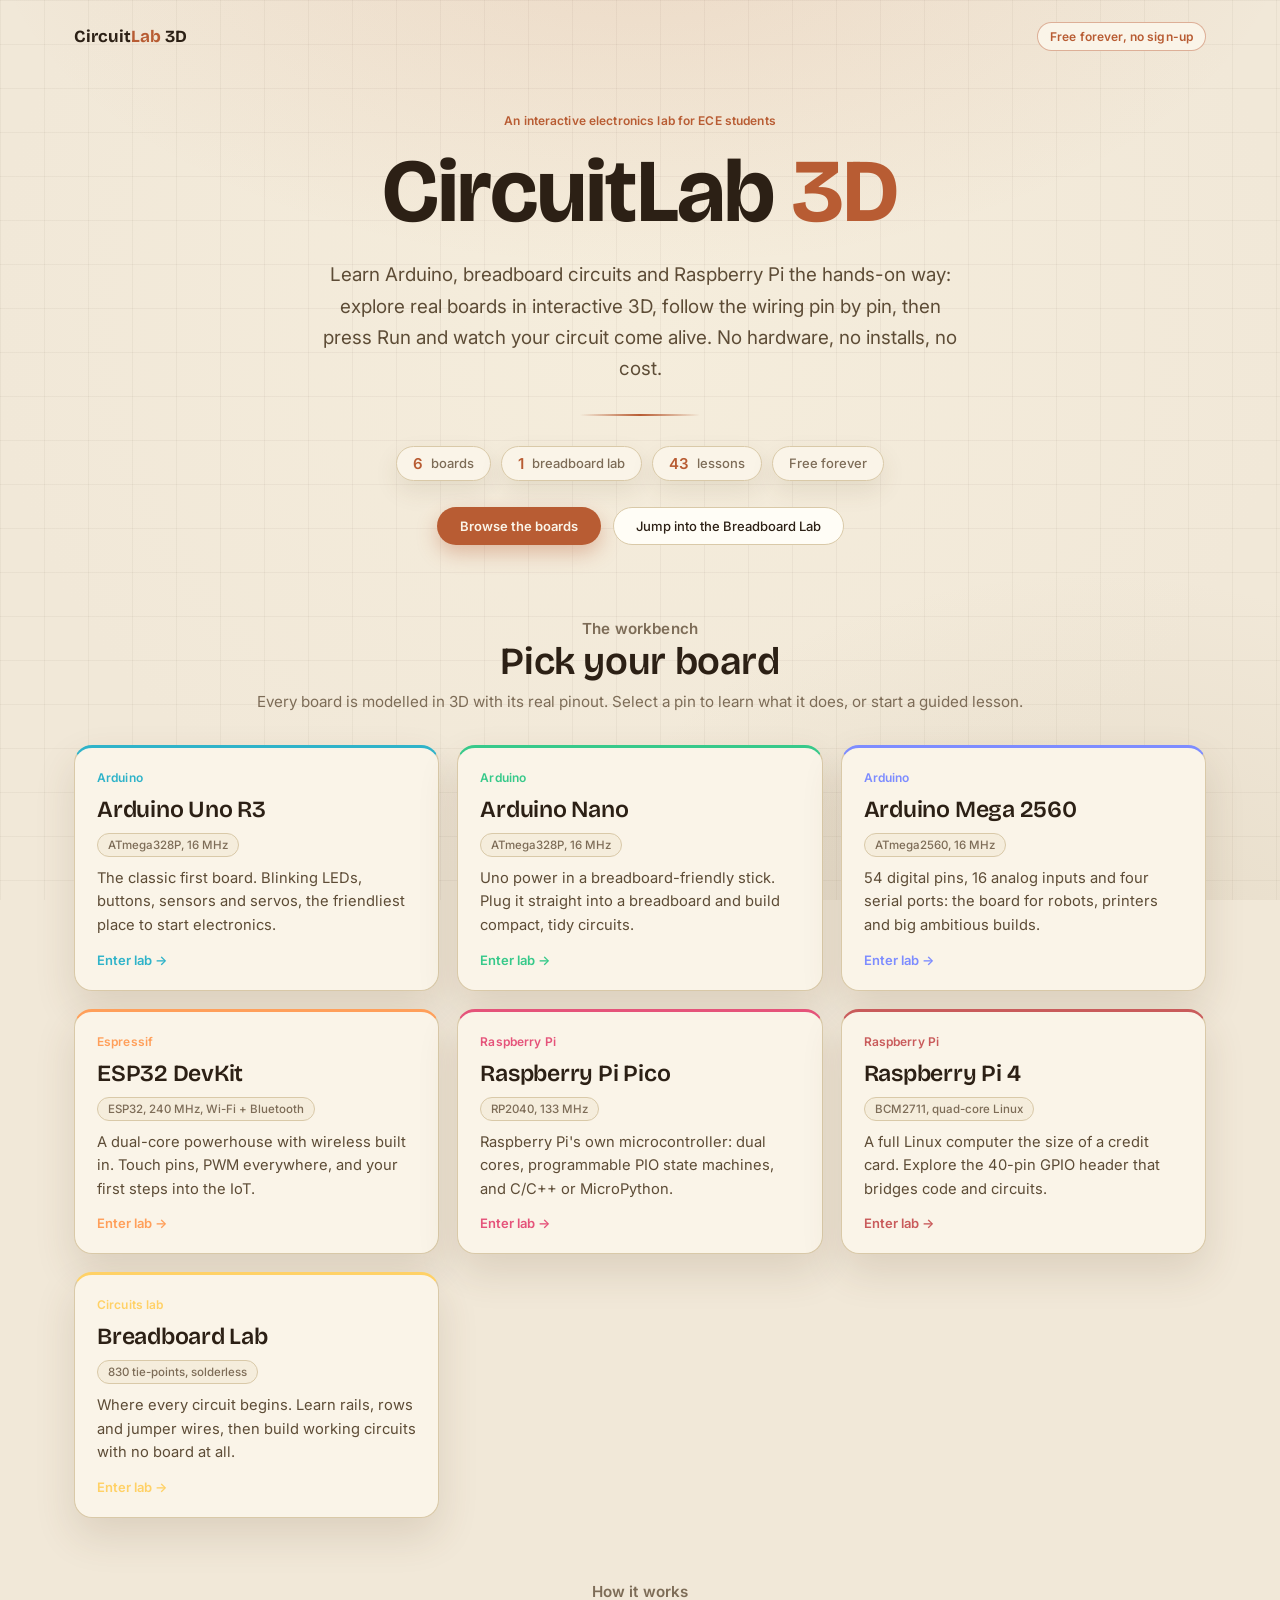
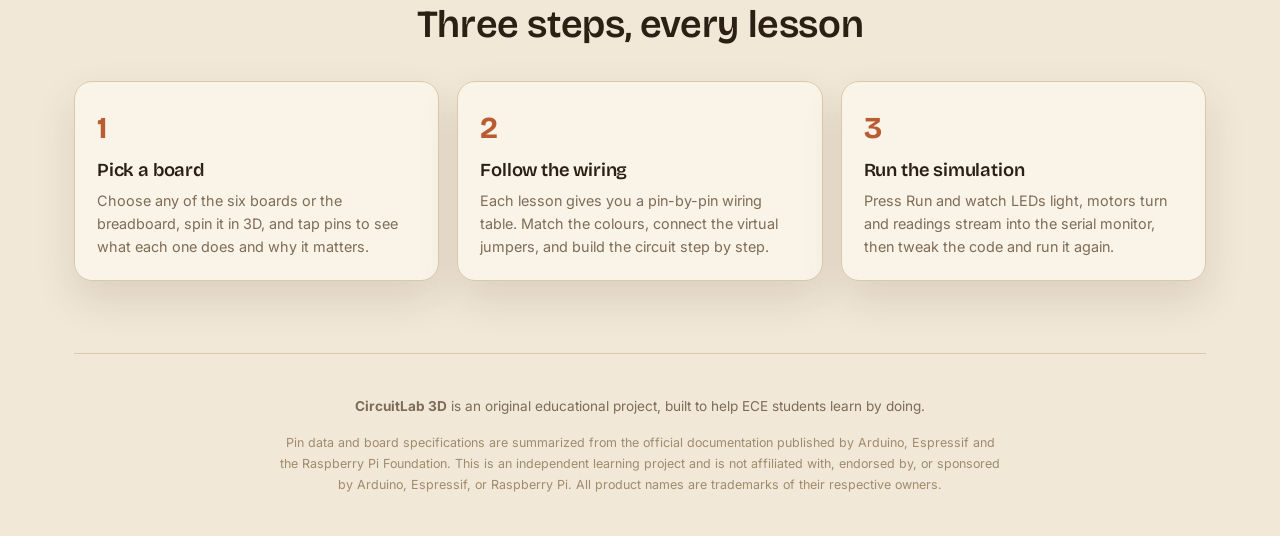
<file: index.html>
<!DOCTYPE html>
<html lang="en">
<head>
<meta charset="UTF-8">
<meta name="viewport" content="width=device-width, initial-scale=1.0">
<title>CircuitLab 3D: Learn Arduino, Breadboards &amp; Raspberry Pi in Interactive 3D</title>
<meta name="description" content="CircuitLab 3D is a free, original electronics lab for ECE students: explore Arduino, ESP32 and Raspberry Pi boards in interactive 3D, wire real circuits on a virtual breadboard, and run lesson simulations in your browser.">
<link rel="preconnect" href="https://fonts.googleapis.com">
<link rel="preconnect" href="https://fonts.gstatic.com" crossorigin>
<link href="https://fonts.googleapis.com/css2?family=Bricolage+Grotesque:wght@500;600;700&family=Inter:wght@400;500;600;700&display=swap" rel="stylesheet">
<style>
  :root{
    --ink:#2c2015;
    --dim:#7d6c57;
    --soft:#5d4c36;
    --gold:#b85c33;        /* clay — primary accent */
    --gold-deep:#96502c;
    --bg:#f1e8d8;
    --panel:#faf4e8;
    --panel-alt:#f5eddc;
    --line:#d9c9a8;
  }
  *{box-sizing:border-box}
  html{scroll-behavior:smooth}
  body{
    margin:0; color:var(--ink); background:var(--bg);
    font-family:"Inter",system-ui,-apple-system,"Segoe UI",sans-serif;
    -webkit-font-smoothing:antialiased;
  }
  /* Backdrop: warm paper + faint circuit grid drawn with CSS only */
  .backdrop{
    position:fixed; inset:0; z-index:-1; pointer-events:none;
    background:
      radial-gradient(1100px 600px at 50% -10%, rgba(184,92,51,.12), transparent 60%),
      radial-gradient(900px 700px at 85% 110%, rgba(160,140,102,.14), transparent 60%),
      linear-gradient(rgba(125,108,87,.07) 1px, transparent 1px),
      linear-gradient(90deg, rgba(125,108,87,.07) 1px, transparent 1px),
      radial-gradient(ellipse at 50% 35%, #f5eddc 0%, #f1e8d8 72%);
    background-size:auto,auto,44px 44px,44px 44px,auto;
  }
  ::selection{background:#b85c33; color:#faf4e8}
  a:focus-visible, button:focus-visible{outline:2px solid var(--gold); outline-offset:2px}

  .wrap{max-width:1180px; margin:0 auto; padding:0 24px}

  /* ---------- top bar ---------- */
  .topbar{
    display:flex; align-items:center; justify-content:space-between;
    padding:22px 0 6px;
  }
  .wordmark{
    font-family:"Bricolage Grotesque","Inter",sans-serif;
    font-size:17px; font-weight:700; letter-spacing:0; color:var(--ink); margin:0;
  }
  .wordmark b{color:var(--gold); font-weight:700}
  .topbar .free{
    font-size:12px; font-weight:600; letter-spacing:.01em; color:var(--gold);
    border:1px solid rgba(184,92,51,.45); border-radius:999px; padding:6px 12px;
    background:var(--panel);
  }

  /* ---------- hero ---------- */
  .hero{text-align:center; padding:56px 0 10px}
  .eyebrow{
    font-size:12px; font-weight:600; letter-spacing:.01em; color:var(--gold);
    margin:0 0 18px;
  }
  .hero h1{
    font-family:"Bricolage Grotesque","Inter",sans-serif; font-weight:700; letter-spacing:-0.01em;
    font-size:clamp(3rem, 8vw, 5.6rem); line-height:1.02; margin:0; color:var(--ink);
  }
  .hero h1 span{color:var(--gold)}
  .hero .tagline{
    max-width:640px; margin:22px auto 0; color:var(--soft);
    font-size:clamp(1rem, 2vw, 1.18rem); line-height:1.65;
  }
  .gold-rule{
    width:120px; height:2px; margin:30px auto 0; border:none;
    background:linear-gradient(90deg, transparent, var(--gold), transparent);
  }
  .stats{
    display:flex; flex-wrap:wrap; gap:10px; justify-content:center; margin:30px 0 6px; padding:0; list-style:none;
  }
  .stats li{
    min-height:34px; display:inline-flex; align-items:center; gap:8px;
    padding:7px 16px; border-radius:999px;
    background:var(--panel); border:1px solid var(--line);
    box-shadow:0 10px 24px rgba(90,64,32,.10);
    font-size:13px; font-weight:500; color:var(--dim);
  }
  .stats b{color:var(--gold); font-size:15px; font-weight:600}
  .cta-row{display:flex; gap:12px; justify-content:center; flex-wrap:wrap; margin-top:26px}
  .btn{
    display:inline-flex; align-items:center; min-height:34px; padding:10px 22px; border-radius:999px;
    font-size:13px; font-weight:500; text-decoration:none; cursor:pointer;
    transition:transform 180ms ease-out, border-color 180ms ease-out, box-shadow 180ms ease-out;
  }
  .btn:hover{transform:translateY(-1px)}
  .btn-primary{
    background:var(--gold); color:#faf4e8; border:1px solid transparent;
    box-shadow:0 8px 20px rgba(184,92,51,.35); font-weight:600;
  }
  .btn-ghost{background:#fffdf6; border:1px solid var(--line); color:var(--ink)}
  .btn-ghost:hover{border-color:var(--gold); color:var(--gold)}

  /* ---------- board cards ---------- */
  .section-head{margin:64px 0 8px; text-align:center}
  .section-head h2{
    font-family:"Bricolage Grotesque","Inter",sans-serif; font-weight:600; letter-spacing:-0.01em;
    font-size:clamp(1.7rem, 3.4vw, 2.4rem); margin:0 0 8px;
  }
  .section-head p{color:var(--dim); margin:0; font-size:.95rem}
  .cards{
    display:grid; grid-template-columns:repeat(auto-fill, minmax(300px, 1fr));
    gap:18px; margin:34px 0 10px;
  }
  .card{
    --acc:var(--gold);
    display:flex; flex-direction:column; gap:10px; text-decoration:none; color:var(--ink);
    background:var(--panel); border:1px solid var(--line); border-radius:18px; padding:22px;
    box-shadow:0 18px 40px rgba(90,64,32,.14);
    border-top:3px solid var(--acc);
    transition:transform 180ms ease-out, border-color 180ms ease-out, box-shadow 180ms ease-out;
  }
  .card:hover{transform:translateY(-3px); border-color:color-mix(in srgb, var(--acc) 55%, transparent)}
  .card .wing{
    font-size:12px; font-weight:600; letter-spacing:.01em; color:var(--acc); margin:0;
  }
  .card h3{
    font-family:"Bricolage Grotesque","Inter",sans-serif; font-weight:600; letter-spacing:-0.01em;
    font-size:1.45rem; margin:0;
  }
  .card .chip{
    align-self:flex-start; font-family:"Inter",sans-serif; font-size:11.5px; font-weight:500;
    color:var(--dim); border:1px solid var(--line); border-radius:999px; padding:4px 10px;
    background:var(--panel-alt);
  }
  .card .pitch{color:var(--soft); font-size:.92rem; line-height:1.6; margin:0; flex:1}
  .card .enter{
    font-size:13px; font-weight:600; color:var(--acc); margin-top:4px;
  }
  .card .enter span{display:inline-block; transition:transform 180ms ease-out}
  .card:hover .enter span{transform:translateX(3px)}

  /* ---------- how it works ---------- */
  .steps{
    display:grid; grid-template-columns:repeat(auto-fit, minmax(240px, 1fr)); gap:18px; margin:34px 0 10px;
  }
  .step{
    background:var(--panel); border:1px solid var(--line); border-radius:18px; padding:22px;
    box-shadow:0 18px 40px rgba(90,64,32,.14);
  }
  .step .num{
    font-family:"Bricolage Grotesque","Inter",sans-serif; font-size:1.9rem; font-weight:700; color:var(--gold); margin:0 0 6px;
  }
  .step h3{font-family:"Bricolage Grotesque","Inter",sans-serif; font-weight:600; font-size:1.15rem; margin:0 0 8px; letter-spacing:-0.01em}
  .step p{color:var(--dim); font-size:.9rem; line-height:1.6; margin:0}

  /* ---------- footer ---------- */
  footer{
    margin:72px 0 0; padding:28px 0 40px; border-top:1px solid var(--line);
    color:var(--dim); font-size:.85rem; line-height:1.7; text-align:center;
  }
  footer .fine{max-width:720px; margin:8px auto 0; font-size:.78rem; color:#a08b6d}

  @media (max-width:640px){
    .wrap{padding:0 14px}
    .hero{padding:38px 0 6px}
    .cards{grid-template-columns:1fr}
    .topbar .free{display:none}
  }
  @media (prefers-reduced-motion: reduce){
    html{scroll-behavior:auto}
    *{transition:none !important; animation:none !important}
  }
</style>
</head>
<body>
<div class="backdrop" aria-hidden="true"></div>

<div class="wrap">
  <div class="topbar">
    <p class="wordmark">Circuit<b>Lab</b> <span>3D</span></p>
    <span class="free">Free forever, no sign-up</span>
  </div>

  <header class="hero">
    <p class="eyebrow">An interactive electronics lab for ECE students</p>
    <h1>CircuitLab <span>3D</span></h1>
    <p class="tagline">Learn Arduino, breadboard circuits and Raspberry Pi the hands-on way: explore real boards in interactive 3D, follow the wiring pin by pin, then press Run and watch your circuit come alive. No hardware, no installs, no cost.</p>
    <hr class="gold-rule">
    <ul class="stats">
      <li><b>6</b> boards</li>
      <li><b>1</b> breadboard lab</li>
      <li><b>43</b> lessons</li>
      <li>Free forever</li>
    </ul>
    <div class="cta-row">
      <a class="btn btn-primary" href="#boards">Browse the boards</a>
      <a class="btn btn-ghost" href="breadboard/">Jump into the Breadboard Lab</a>
    </div>
  </header>

  <section id="boards" aria-label="Boards">
    <div class="section-head">
      <p class="eyebrow">The workbench</p>
      <h2>Pick your board</h2>
      <p>Every board is modelled in 3D with its real pinout. Select a pin to learn what it does, or start a guided lesson.</p>
    </div>

    <div class="cards">
      <a class="card" href="uno/" style="--acc:#2fb3c9">
        <p class="wing">Arduino</p>
        <h3>Arduino Uno R3</h3>
        <span class="chip">ATmega328P, 16 MHz</span>
        <p class="pitch">The classic first board. Blinking LEDs, buttons, sensors and servos, the friendliest place to start electronics.</p>
        <span class="enter">Enter lab <span>→</span></span>
      </a>

      <a class="card" href="nano/" style="--acc:#37c98a">
        <p class="wing">Arduino</p>
        <h3>Arduino Nano</h3>
        <span class="chip">ATmega328P, 16 MHz</span>
        <p class="pitch">Uno power in a breadboard-friendly stick. Plug it straight into a breadboard and build compact, tidy circuits.</p>
        <span class="enter">Enter lab <span>→</span></span>
      </a>

      <a class="card" href="mega/" style="--acc:#7d8cff">
        <p class="wing">Arduino</p>
        <h3>Arduino Mega 2560</h3>
        <span class="chip">ATmega2560, 16 MHz</span>
        <p class="pitch">54 digital pins, 16 analog inputs and four serial ports: the board for robots, printers and big ambitious builds.</p>
        <span class="enter">Enter lab <span>→</span></span>
      </a>

      <a class="card" href="esp32/" style="--acc:#ff9f5a">
        <p class="wing">Espressif</p>
        <h3>ESP32 DevKit</h3>
        <span class="chip">ESP32, 240 MHz, Wi-Fi + Bluetooth</span>
        <p class="pitch">A dual-core powerhouse with wireless built in. Touch pins, PWM everywhere, and your first steps into the IoT.</p>
        <span class="enter">Enter lab <span>→</span></span>
      </a>

      <a class="card" href="pico/" style="--acc:#e5537a">
        <p class="wing">Raspberry Pi</p>
        <h3>Raspberry Pi Pico</h3>
        <span class="chip">RP2040, 133 MHz</span>
        <p class="pitch">Raspberry Pi's own microcontroller: dual cores, programmable PIO state machines, and C/C++ or MicroPython.</p>
        <span class="enter">Enter lab <span>→</span></span>
      </a>

      <a class="card" href="pi4/" style="--acc:#c95b5b">
        <p class="wing">Raspberry Pi</p>
        <h3>Raspberry Pi 4</h3>
        <span class="chip">BCM2711, quad-core Linux</span>
        <p class="pitch">A full Linux computer the size of a credit card. Explore the 40-pin GPIO header that bridges code and circuits.</p>
        <span class="enter">Enter lab <span>→</span></span>
      </a>

      <a class="card" href="breadboard/" style="--acc:#ffd166">
        <p class="wing">Circuits lab</p>
        <h3>Breadboard Lab</h3>
        <span class="chip">830 tie-points, solderless</span>
        <p class="pitch">Where every circuit begins. Learn rails, rows and jumper wires, then build working circuits with no board at all.</p>
        <span class="enter">Enter lab <span>→</span></span>
      </a>
    </div>
  </section>

  <section aria-label="How it works">
    <div class="section-head">
      <p class="eyebrow">How it works</p>
      <h2>Three steps, every lesson</h2>
    </div>
    <div class="steps">
      <div class="step">
        <p class="num">1</p>
        <h3>Pick a board</h3>
        <p>Choose any of the six boards or the breadboard, spin it in 3D, and tap pins to see what each one does and why it matters.</p>
      </div>
      <div class="step">
        <p class="num">2</p>
        <h3>Follow the wiring</h3>
        <p>Each lesson gives you a pin-by-pin wiring table. Match the colours, connect the virtual jumpers, and build the circuit step by step.</p>
      </div>
      <div class="step">
        <p class="num">3</p>
        <h3>Run the simulation</h3>
        <p>Press Run and watch LEDs light, motors turn and readings stream into the serial monitor, then tweak the code and run it again.</p>
      </div>
    </div>
  </section>

  <footer>
    <p><strong>CircuitLab 3D</strong> is an original educational project, built to help ECE students learn by doing.</p>
    <p class="fine">Pin data and board specifications are summarized from the official documentation published by Arduino, Espressif and the Raspberry Pi Foundation. This is an independent learning project and is not affiliated with, endorsed by, or sponsored by Arduino, Espressif, or Raspberry Pi. All product names are trademarks of their respective owners.</p>
  </footer>
</div>
</body>
</html>
</file>
